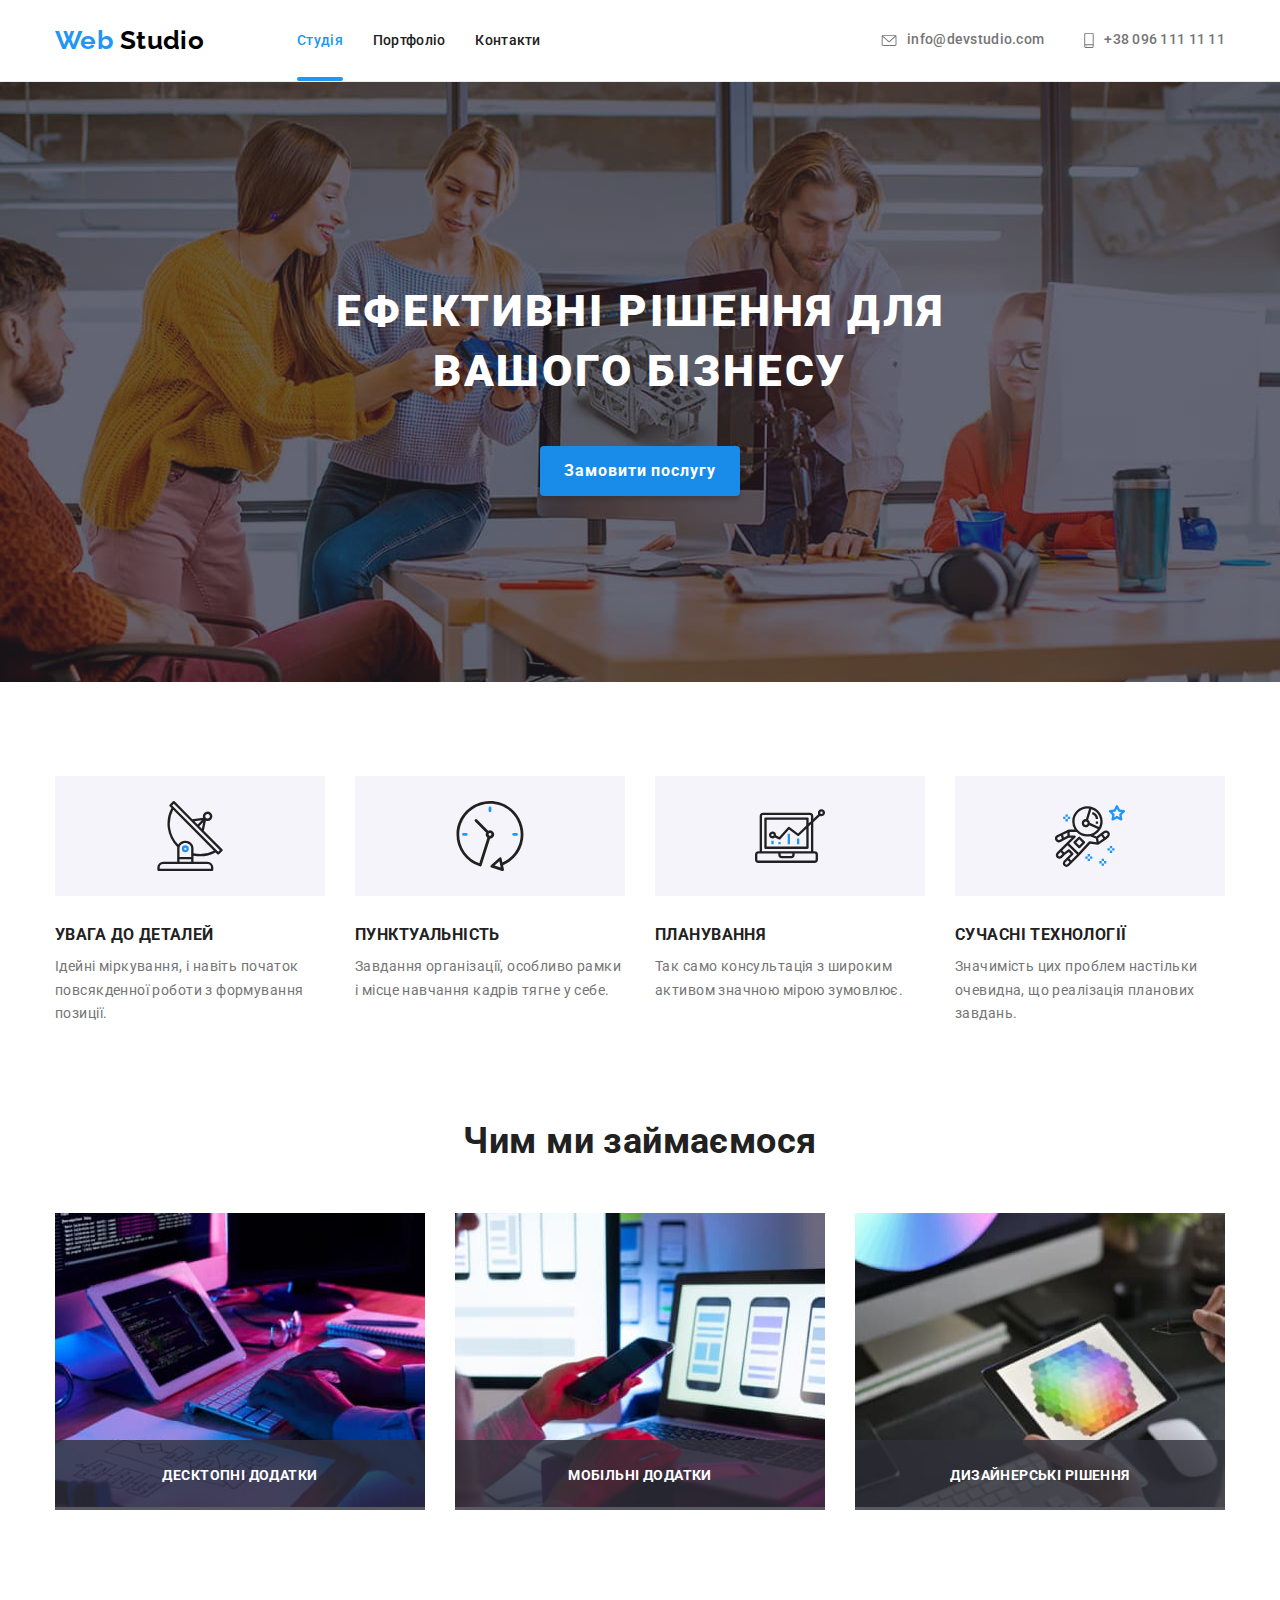
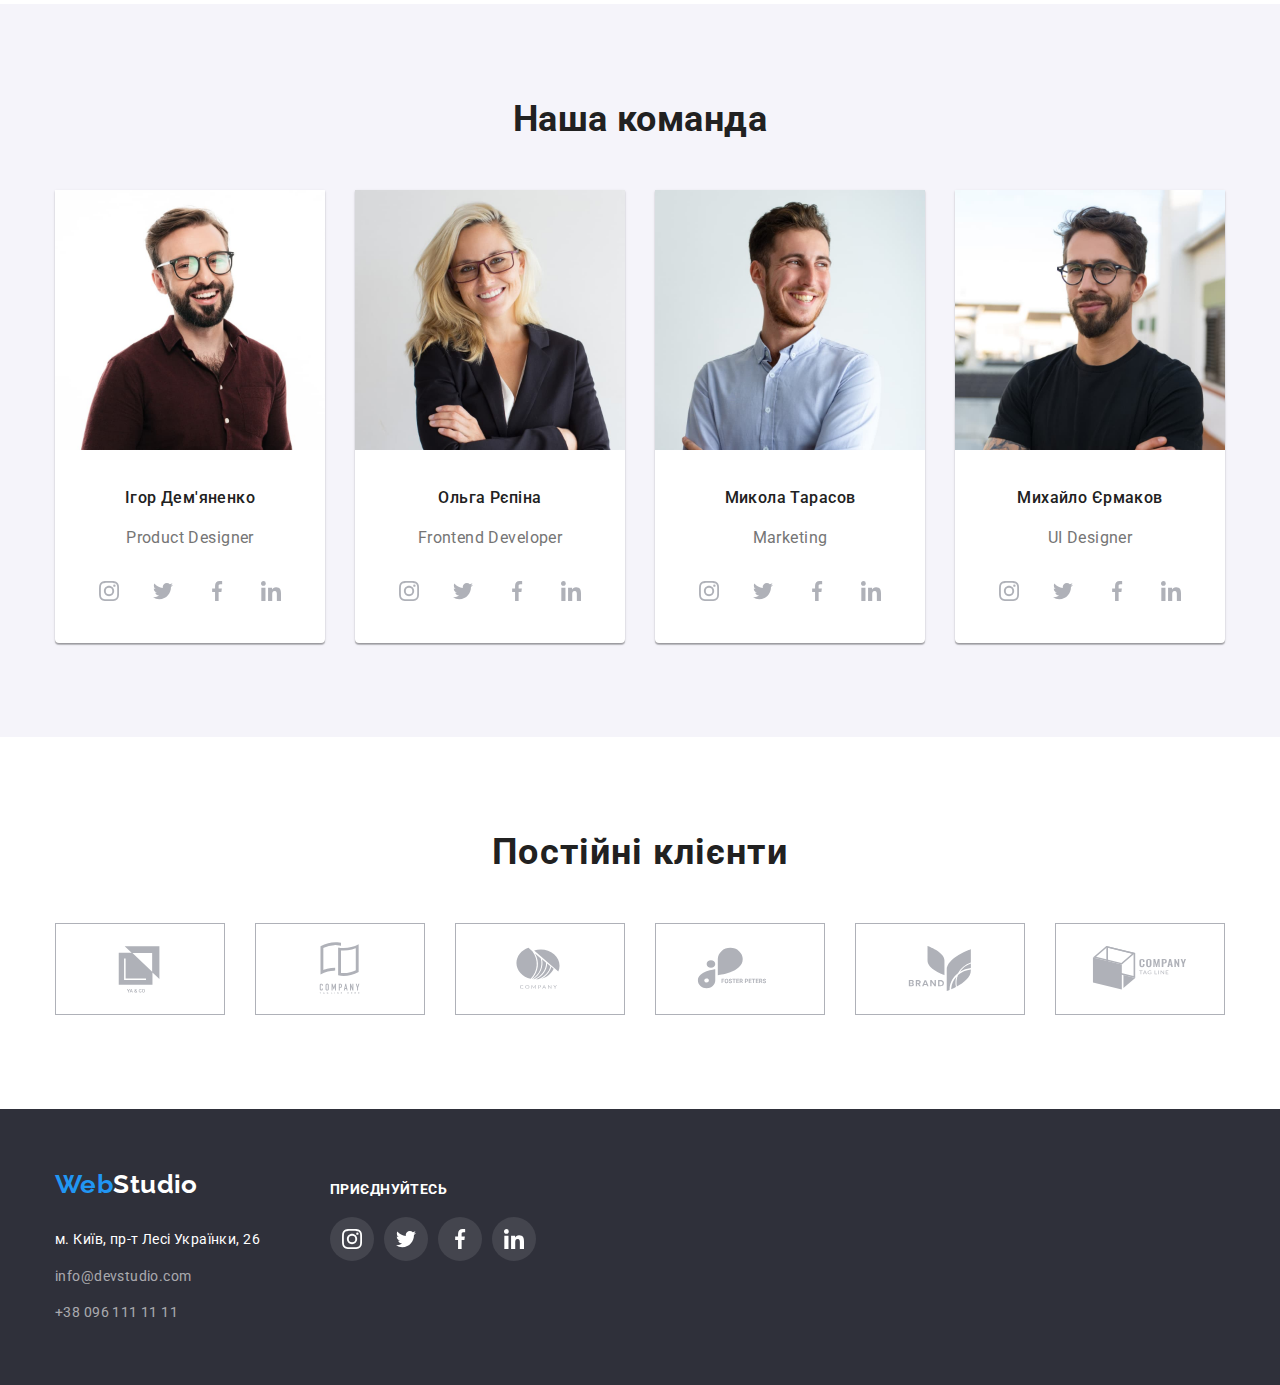
<file: index.html>
<!DOCTYPE html>
<html lang="en">
<head>
    <meta charset="UTF-8">
    <meta http-equiv="X-UA-Compatible" content="IE=edge">
    <meta name="viewport" content="width=device-width, initial-scale=1.0">
    <title>HW-05</title>
    <link rel="preconnect" href="https://fonts.googleapis.com">
    <link rel="preconnect" href="https://fonts.gstatic.com" crossorigin>
    <link
        href="https://fonts.googleapis.com/css2?family=Montserrat:wght@400;700&family=Raleway:wght@700&family=Roboto:wght@400;500;700;900&display=swap"
        rel="stylesheet">

    <link rel="stylesheet" href="https://cdnjs.cloudflare.com/ajax/libs/modern-normalize/1.1.0/modern-normalize.css"
        integrity="sha512-Y0MM+V6ymRKN2zStTqzQ227DWhhp4Mzdo6gnlRnuaNCbc+YN/ZH0sBCLTM4M0oSy9c9VKiCvd4Jk44aCLrNS5Q=="
        crossorigin="anonymous" referrerpolicy="no-referrer" >

    <link rel="stylesheet" href="./css/styles.css">
</head>
<body>
    <header class="header">
        <div class="nav-li conteiner">
       
            <a href="./index.html" class=" header-logo link"><span class="span-logo">Web </span> Studio</a>

            <nav class="nav">
                <ul class="header-list list">
                    <li class="header-li"><a href="./index.html" class="header-list-item link"> <span class="active-link">
                                Студія </span> </a></li>
                    <li class="header-li"><a href="./portfolio.html" class="header-list-item link">Портфоліо</a></li>
                    <li class="header-li"><a href="./index.html" class="header-list-item link">Контакти</a></li>
                </ul>
            </nav>
            
                <ul class="header-contact list">
                    <!-- <svg width="16" height="12" class="header-link-icon">
                        <use href="./images/icon.svg#icon-envelope-hover"></use>
                    </svg> -->
                    <li class="header-contact-li"> <a href="email:info@devstudio.com"
                            class=" header-contact-list  link"> 
                             <svg width="16" height="12" class="header-link-icon">
                        <use href="./images/icon.svg#icon-envelope-hover"></use>
                    </svg> 
                     info@devstudio.com </a></li>
                    
                    <li class="header-contact-li"><a href="tel:+380961111111" class="header-contact-list link"><svg width="10" height="16" class="header-link-icon">
                        <use href="./images/icon.svg#icon-smartphone"></use>
                    </svg>+38 096
                            111 11 11</a></li>
                </ul>
            
    
        </div>
    </header>
<main>
     <section class="hero">
        <div class="hero-back container">
            <h1 class="hero-title">Ефективні рішення для вашого бізнесу</h1>
            <button type="button" class="hero-btn" data-modal-open >Замовити послугу</button>
        </div>
    </section>
    <section class="feature">

        <div class="conteiner">
            <h2 class="feature-title-hidden">Особливості</h2>
            <ul class="feature-block list">
                <li class="feature-block-item">
                    <div class="future-link">
                        <svg width="70" height="70" class="future-link-icon">
                            <use href="./images/icon.svg#icon-antenna-1"></use>
                        </svg>
                    </div>
                    <h3 class="feature-title-item">УВАГА ДО ДЕТАЛЕЙ</h3>
                    <p class="feature-text-item">Ідейні міркування, і навіть початок повсякденної роботи з формування
                        позиції.</p>
                </li>
                <li class="feature-block-item">
                    <div class="future-link">
                        <svg width="70" height="70" class="future-link-icon">
                            <use href="./images/icon.svg#icon-clock-1"></use>
                        </svg>
                    </div>
                    <h3 class="feature-title-item">ПУНКТУАЛЬНІСТЬ</h3>
                    <p class="feature-text-item">Завдання організації, особливо рамки і місце навчання кадрів тягне у себе.
                    </p>
                </li>
                <li class="feature-block-item">
                    <div class="future-link">
                        <svg width="70" height="70" class="future-link-icon">
                            <use href="./images/icon.svg#icon-diagram-1"></use>
                        </svg>
                    </div>
                    <h3 class="feature-title-item">ПЛАНУВАННЯ</h3>
                    <p class="feature-text-item">Так само консультація з широким активом значною мірою зумовлює.</p>
                </li>
                <li class="feature-block-item">
                    <div class="future-link">
                        <svg width="70" height="70" class="future-link-icon">
                            <use href="./images/icon.svg#icon-astronaut-1"></use>
                        </svg>
                    </div>
                    <h3 class="feature-title-item">СУЧАСНІ ТЕХНОЛОГІЇ</h3>
                    <p class="feature-text-item">Значимість цих проблем настільки очевидна, що реалізація планових завдань.
                    </p>
                </li>
            </ul>
        </div>


    </section>
    <section class="job">
    <div class="conteiner">
        <!-- <div class="job-h"> -->
        <h2 class="job-title">Чим ми займаємося</h2>
        <!-- </div> -->
        <!-- <div class="job-block"> -->
        <ul class="job-block list">
             <li class="job-item">
                <img src="./images/devbox1.jpg" alt="job1" width="370">
                <p class="job-item-detale">Десктопні додатки</p>

            </li>
            <li class="job-item"><img src="./images/devbox2.jpg" alt="job2" width="370">  <p class="job-item-detale">Мобільні додатки</p></li>
            <li class="job-item"><img src="./images/devbox3.jpg" alt="job3" width="370">  <p class="job-item-detale">Дизайнерські рішення</p></li>
        </ul>
       <!-- </div> -->
    </div>
    </section>
    <section class="team">
    
        <h2 class="team-title">Наша команда</h2>
        <div class="conteiner">
            <ul class="team-list list">
                <li class="team-item">
                    <img src="./images/prodact_dir.jpg" alt="Product Designer" width="270">
                    <h3 class="team-fio">Ігор Дем'яненко</h3>
                    <p class="team-text">Product Designer</p>
                    <div class="team-social">
                       
                        <ul class="social-list list">
                            <li class="social-icon"><a href="#" class="team-social-link"> <svg width="20" height="20" class="social-link-icon">
                                        <use href="./images/icon.svg#icon-instagram-2"></use>
                                    </svg>
                    
                                </a></li>
                            <li class="social-icon"><a href="#" class="team-social-link"><svg width="20" height="20" class="social-link-icon">
                                        <use href="./images/icon.svg#icon-twitter-1"></use>
                                    </svg></a></li>
                            <li class="social-icon"><a href="#" class="team-social-link"><svg width="20" height="20" class="social-link-icon">
                                        <use href="./images/icon.svg#icon-facebook-1"></use>
                                    </svg></a></li>
                            <li class="social-icon"><a href="#" class="team-social-link"><svg width="20" height="20" class="social-link-icon">
                                        <use href="./images/icon.svg#icon-linkedin-1"></use>
                                    </svg></a></li>
                        </ul>
                    </div>
                </li>
                <li class="team-item">
                    <img src="./images/frontend.jpg" alt="Frontend Developer" width="270">
                    <h3 class="team-fio">Ольга Рєпіна</h3>
                    <p class="team-text">Frontend Developer</p>
                    <div class="team-social">
                       
                        <ul class="social-list list">
                            <li class="social-icon"><a href="#" class="team-social-link"> <svg width="20" height="20" class="social-link-icon">
                                        <use href="./images/icon.svg#icon-instagram-2"></use>
                                    </svg>
                    
                                </a></li>
                            <li class="social-icon"><a href="#" class="team-social-link"><svg width="20" height="20" class="social-link-icon">
                                        <use href="./images/icon.svg#icon-twitter-1"></use>
                                    </svg></a></li>
                            <li class="social-icon"><a href="#" class="team-social-link"><svg width="20" height="20" class="social-link-icon">
                                        <use href="./images/icon.svg#icon-facebook-1"></use>
                                    </svg></a></li>
                            <li class="social-icon"><a href="#" class="team-social-link"><svg width="20" height="20" class="social-link-icon">
                                        <use href="./images/icon.svg#icon-linkedin-1"></use>
                                    </svg></a></li>
                        </ul>
                    </div>
                </li>
                <li class="team-item">
                    <img src="./images/marketing.jpg" alt="Marketing" width="270">
                    <h3 class="team-fio">Микола Тарасов</h3>
                    <p class="team-text">Marketing</p>
                    <div class="team-social">
                       
                        <ul class="social-list list">
                            <li class="social-icon"><a href="#" class="team-social-link"> <svg width="20" height="20" class="social-link-icon">
                                        <use href="./images/icon.svg#icon-instagram-2"></use>
                                    </svg>
                    
                                </a></li>
                            <li class="social-icon"><a href="#" class="team-social-link"><svg width="20" height="20" class="social-link-icon">
                                        <use href="./images/icon.svg#icon-twitter-1"></use>
                                    </svg></a></li>
                            <li class="social-icon"><a href="#" class="team-social-link"><svg width="20" height="20" class="social-link-icon">
                                        <use href="./images/icon.svg#icon-facebook-1"></use>
                                    </svg></a></li>
                            <li class="social-icon"><a href="#" class="team-social-link"><svg width="20" height="20" class="social-link-icon">
                                        <use href="./images/icon.svg#icon-linkedin-1"></use>
                                    </svg></a></li>
                        </ul>
                    </div>
                </li>
                <li class="team-item">
                    <img src="./images/designer.jpg" alt="UI Designer" width="270">
                    <h3 class="team-fio">Михайло Єрмаков</h3>
                    <p class="team-text">UI Designer</p>

                    <div class="team-social">
                       
                        <ul class="social-list list">
                            <li class="social-icon"><a href="#" class="team-social-link"> <svg width="20" height="20" class="social-link-icon">
                                        <use href="./images/icon.svg#icon-instagram-2"></use>
                                    </svg>
                    
                                </a></li>
                            <li class="social-icon"><a href="#" class="team-social-link"><svg width="20" height="20" class="social-link-icon">
                                        <use href="./images/icon.svg#icon-twitter-1"></use>
                                    </svg></a></li>
                            <li class="social-icon"><a href="#" class="team-social-link"><svg width="20" height="20" class="social-link-icon">
                                        <use href="./images/icon.svg#icon-facebook-1"></use>
                                    </svg></a></li>
                            <li class="social-icon"><a href="#" class="team-social-link"><svg width="20" height="20" class="social-link-icon">
                                        <use href="./images/icon.svg#icon-linkedin-1"></use>
                                    </svg></a></li>
                        </ul>
                    </div>
                <!-- </div> -->
               </li>
            </ul>
        </div>
    </section>
    <section class="client-s ">
        <h3 class="client-title">Постійні клієнти</h3>
        <div class="conteiner">
              
            <ul class="client">
                <li class="item list"><a href="#" class="client-link"> <svg width="106" height="60" class="client-link-icon">
                    <use href="./images/icon.svg#icon-Logo1"></use>
                </svg></a></li>
                <li class="item list"><a href="#" class="client-link"><svg width="106" height="60" class="client-link-icon">
                    <use href="./images/icon.svg#icon-Logo2"></use>
                </svg></a></li>
                <li class="item list"><a href="#" class="client-link"><svg width="106" height="60" class="client-link-icon">
                    <use href="./images/icon.svg#icon-Logo3"></use>
                </svg></a></li>
                <li class="item list"><a href="#" class="client-link"><svg width="106" height="60" class="client-link-icon">
                    <use href="./images/icon.svg#icon-Logo4"></use>
                </svg></a></li>
                <li class="item list"><a href="#" class="client-link"><svg width="106" height="60" class="client-link-icon">
                    <use href="./images/icon.svg#icon-Logo5"></use>
                </svg></a></li>
                <li class="item list"><a href="#" class="client-link"><svg width="106" height="60" class="client-link-icon">
                    <use href="./images/icon.svg#icon-Logo6"></use>
                </svg></a></li>
            </ul>  
       </div>
    </section>
</main>
<footer class="footer list">
    
        <div class="footer-s conteiner">
        
            <div >
                <a href="./index.html" class=" footer-logo link"><span class="span-logo">Web</span>Studio</a>
        
                <ul class="footer-list list">
                    <li class="footer-li">
                        <address class="footer-adress">
                            м. Київ, пр-т Лесі Українки, 26
                        </address>
                    </li>
        
                    <li class="footer-li"><a href="email:info@devstudio.com" class="footer-contact link">info@devstudio.com</a>
                    </li>
                    <li class="footer-li"><a href="tel:+380961111111" class="footer-contact link">+38 096 111 11 11</a></li>
                </ul>
        
            </div>
        
            <div class="social">
                <p>Приєднуйтесь</p>
                <ul class="social-list list">
                    <li class="social-icon"><a href="#" class="social-link"> <svg width="20" height="20" class="social-link-icon">
                                <use href="./images/icon.svg#icon-instagram-2"></use>
                            </svg>
            
                        </a></li>
                    <li class="social-icon"><a href="#" class="social-link"><svg width="20" height="20" class="social-link-icon">
                                <use href="./images/icon.svg#icon-twitter-1"></use>
                            </svg></a></li>
                    <li class="social-icon"><a href="#" class="social-link"><svg width="20" height="20" class="social-link-icon">
                                <use href="./images/icon.svg#icon-facebook-1"></use>
                            </svg></a></li>
                    <li class="social-icon"><a href="#" class="social-link"><svg width="20" height="20" class="social-link-icon">
                                <use href="./images/icon.svg#icon-linkedin-1"></use>
                            </svg></a></li>
                </ul>
            </div>
        </div>
    
</footer>

<div class="backdrop is-hidden" data-modal >
    <div class="modal">
        <button class="btn-close" data-modal-close> <svg width="18" height="18" class="btn-close-icon">
            <use href="./images/icon.svg#icon-close-black-18dp-2-1"></use>
        </svg> </button>
    </div>
</div>
<script src="./js/modal.js"></script>
</body>
</html>
</file>
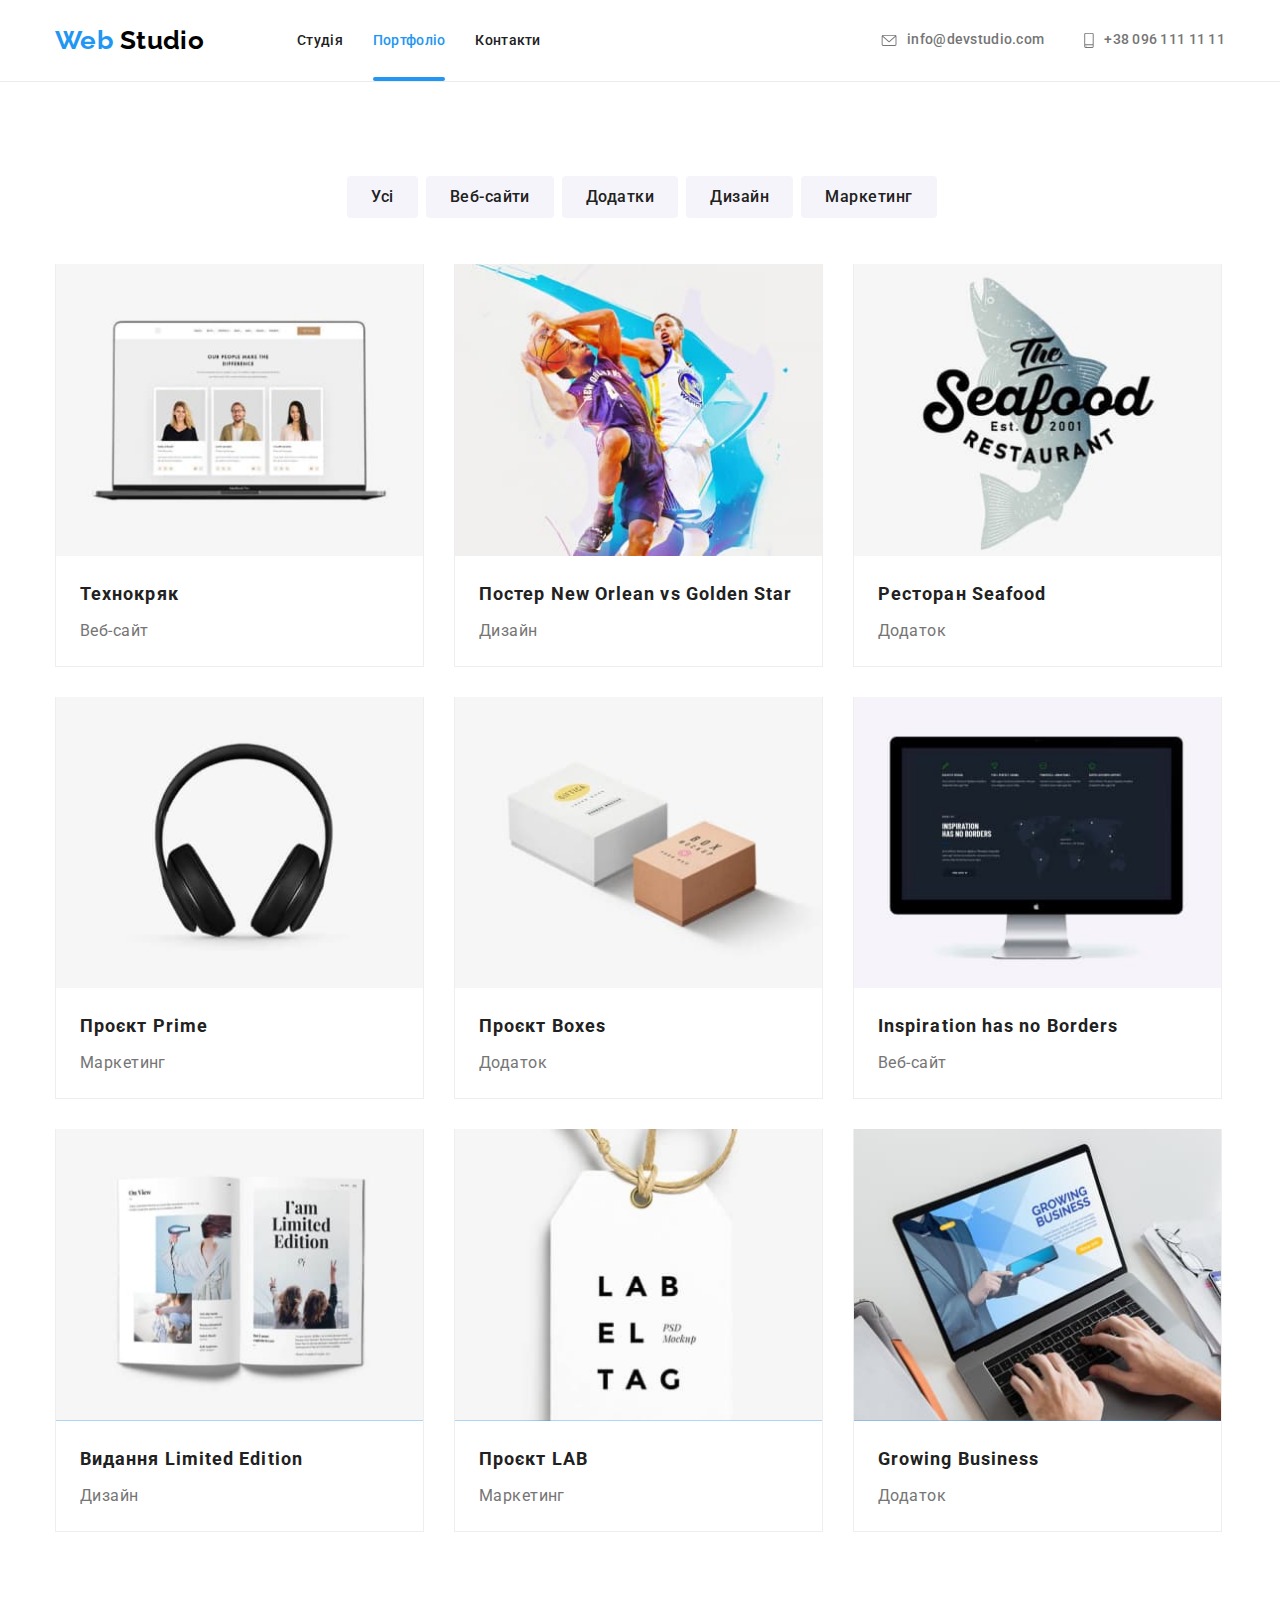
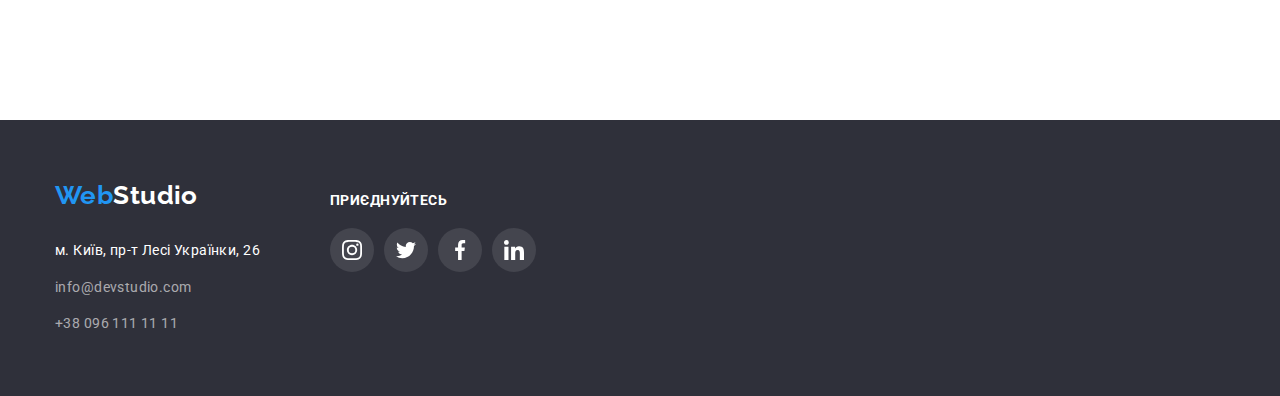
<file: portfolio.html>
<!DOCTYPE html>
<html lang="en">
  <head>
    <meta charset="UTF-8">
    <meta http-equiv="X-UA-Compatible" content="IE=edge">
    <meta name="viewport" content="width=device-width, initial-scale=1.0">
    <title>HW-05</title>
    <link rel="preconnect" href="https://fonts.googleapis.com">
    <link rel="preconnect" href="https://fonts.gstatic.com" crossorigin>
    <link
        href="https://fonts.googleapis.com/css2?family=Montserrat:wght@400;700&family=Raleway:wght@700&family=Roboto:wght@400;500;700;900&display=swap"
        rel="stylesheet">

    <link rel="stylesheet" href="https://cdnjs.cloudflare.com/ajax/libs/modern-normalize/1.1.0/modern-normalize.css"
        integrity="sha512-Y0MM+V6ymRKN2zStTqzQ227DWhhp4Mzdo6gnlRnuaNCbc+YN/ZH0sBCLTM4M0oSy9c9VKiCvd4Jk44aCLrNS5Q=="
        crossorigin="anonymous" referrerpolicy="no-referrer" >

    <link rel="stylesheet" href="./css/styles.css">
</head>
  <body>
    <header class="header">
      <div class="nav-li conteiner">
     
          <a href="./index.html" class=" header-logo link"><span class="span-logo">Web </span> Studio</a>

          <nav class="nav">
              <ul class="header-list list">
                  <li class="header-li"><a href="./index.html" class="header-list-item link"> 
                              Студія  </a>
                  <li class="header-li"><a href="./portfolio.html" class="header-list-item link"><span class="active-link">Портфоліо</span></a></li>
                  <li class="header-li"><a href="./index.html" class="header-list-item link">Контакти</a></li>
              </ul>
          </nav>
          
              <ul class="header-contact list">
  
                  <li class="header-contact-li"> <a href="email:info@devstudio.com"
                          class=" header-contact-list  link"> 
                           <svg width="16" height="12" class="header-link-icon">
                      <use href="./images/icon.svg#icon-envelope-hover"></use>
                  </svg> 
                   info@devstudio.com </a></li>
                  
                  <li class="header-contact-li"><a href="tel:+380961111111" class="header-contact-list link"><svg width="10" height="16" class="header-link-icon">
                      <use href="./images/icon.svg#icon-smartphone"></use>
                  </svg>+38 096
                          111 11 11</a></li>
              </ul>
          
  
      </div>
  </header>
    <main>
      <section class="portfolio">
        <h2 class="feature-title-hidden">portfolio</h2>
    
        <section class="portfolio-filter">
          <div class="filter">
            <h3 class="feature-title-hidden">portfolio</h3>
            <ul class="portfolio-btn list">
              <li class="portfolio-menu-li">
                <button type="button" class="menu-btn">Усі</button>
              </li>
              <li class="portfolio-menu-li">
                <button type="button" class="menu-btn">Веб-сайти</button>
              </li>
              <li class="portfolio-menu-li">
                <button type="button" class="menu-btn">Додатки</button>
              </li>
              <li class="portfolio-menu-li">
                <button type="button" class="menu-btn">Дизайн</button>
              </li>
              <li class="portfolio-menu-li">
                <button type="button" class="menu-btn">Маркетинг</button>
              </li>
            </ul>
          </div>
        </section>
    
        <section class="portfolio-block">
          <div class="conteiner">
            <ul class="portfolio-block list">
              <li class="portfolio-block-li">
            
                <div class="portfolio-img-tumb">
            
                  <img src="./images/techno(1).jpg" alt="techno" width="367" >
                  <div class="portfolio-text-img">
                    <p>Ресурс пропонує комплексні пропозиції з різним рівнем функціоналу та сервісів. Все це дозволить відвідувачу
                      отримати вичерпні відомості про компанію чи приватну особу.</p>
                  </div>
                </div>
                <h3 class="portfolio-item-project">Технокряк</h3>
                <p class="portfolio-item-filter">Веб-сайт</p>
              </li>
            
              <li class="portfolio-block-li">
                <div class="portfolio-img-tumb">
            
            
                  <img src="./images/goldenstar(1).jpg" alt="Star" width="367" >
                  <div class="portfolio-text-img">
                    <p>Ресурс пропонує комплексні пропозиції з різним рівнем функціоналу та сервісів. Все це дозволить відвідувачу
                      отримати вичерпні відомості про компанію чи приватну особу.</p>
                  </div>
                </div>
                <h3 class="portfolio-item-project">
                  Постер New Orlean vs Golden Star
                </h3>
                <p class="portfolio-item-filter">Дизайн</p>
              </li>
              <li class="portfolio-block-li">
                <div class="portfolio-img-tumb">
            
                  <img src="./images/seafood(1).jpg" alt="Seafood" width="367" >
                  <div class="portfolio-text-img">
                    <p>Ресурс пропонує комплексні пропозиції з різним рівнем функціоналу та сервісів. Все це дозволить відвідувачу
                      отримати вичерпні відомості про компанію чи приватну особу.</p>
                  </div>
                </div>
                <h3 class="portfolio-item-project">Ресторан Seafood</h3>
                <p class="portfolio-item-filter">Додаток</p>
              </li>
              <li class="portfolio-block-li">
                <div class="portfolio-img-tumb">
            
                  <img src="./images/prime(1).jpg" alt="Prime" width="367" >
                  <div class="portfolio-text-img">
                    <p>Ресурс пропонує комплексні пропозиції з різним рівнем функціоналу та сервісів. Все це дозволить відвідувачу
                      отримати вичерпні відомості про компанію чи приватну особу.</p>
                  </div>
                </div>
                <h3 class="portfolio-item-project">Проєкт Prime</h3>
                <p class="portfolio-item-filter">Маркетинг</p>
              </li>
              <li class="portfolio-block-li">
                <div class="portfolio-img-tumb">
            
                  <img src="./images/boxes(1).jpg" alt="Boxes" width="367" >
                  <div class="portfolio-text-img">
                    <p>Ресурс пропонує комплексні пропозиції з різним рівнем функціоналу та сервісів. Все це дозволить відвідувачу
                      отримати вичерпні відомості про компанію чи приватну особу.</p>
                  </div>
                </div>
                <h3 class="portfolio-item-project">Проєкт Boxes</h3>
                <p class="portfolio-item-filter">Додаток</p>
              </li>
              <li class="portfolio-block-li">
                <div class="portfolio-img-tumb">
            
                  <img src="./images/noborders(1).jpg" alt="Inspiration" width="367" >
                  <div class="portfolio-text-img">
                    <p>Ресурс пропонує комплексні пропозиції з різним рівнем функціоналу та сервісів. Все це дозволить відвідувачу
                      отримати вичерпні відомості про компанію чи приватну особу.</p>
                  </div>
                </div>
                <h3 class="portfolio-item-project">
                  Inspiration has no Borders
                </h3>
                <p class="portfolio-item-filter">Веб-сайт</p>
              </li>
              <li class="portfolio-block-li">
                <div class="portfolio-img-tumb">
            
                  <img src="./images/edition(1).jpg" alt="Edition" width="367" >
                  <div class="portfolio-text-img">
                    <p>Ресурс пропонує комплексні пропозиції з різним рівнем функціоналу та сервісів. Все це дозволить відвідувачу
                      отримати вичерпні відомості про компанію чи приватну особу.</p>
                  </div>
                </div>
                <h3 class="portfolio-item-project">Видання Limited Edition</h3>
                <p class="portfolio-item-filter">Дизайн</p>
              </li>
              <li class="portfolio-block-li">
                <div class="portfolio-img-tumb">
            
                  <img src="./images/lab(1).jpg" alt="LAB" width="367" >
                  <div class="portfolio-text-img">
                    <p>Ресурс пропонує комплексні пропозиції з різним рівнем функціоналу та сервісів. Все це дозволить відвідувачу
                      отримати вичерпні відомості про компанію чи приватну особу.</p>
                  </div>
                </div>
                <h3 class="portfolio-item-project">Проєкт LAB</h3>
                <p class="portfolio-item-filter">Маркетинг</p>
              </li>
              <li class="portfolio-block-li">
                <div class="portfolio-img-tumb">
          
                  <img src="./images/growing(1).jpg" alt="Business" width="367" >
                  <div class="portfolio-text-img">
                    <p>Ресурс пропонує комплексні пропозиції з різним рівнем функціоналу та сервісів. Все це дозволить відвідувачу
                      отримати вичерпні відомості про компанію чи приватну особу.</p>
                  </div>
                </div>
                <h3 class="portfolio-item-project">Growing Business</h3>
                <p class="portfolio-item-filter">Додаток</p>
              </li>
            </ul>
          </div>
        </section>
        <!-- </div> -->
      </section>
    </main>
    <footer class="footer list">
    
      <div class="footer-s conteiner">
      
          <div >
              <a href="./index.html" class=" footer-logo link"><span class="span-logo">Web</span>Studio</a>
      
              <ul class="footer-list list">
                  <li class="footer-li">
                      <address class="footer-adress">
                          м. Київ, пр-т Лесі Українки, 26
                      </address>
                  </li>
      
                  <li class="footer-li"><a href="email:info@devstudio.com" class="footer-contact link">info@devstudio.com</a>
                  </li>
                  <li class="footer-li"><a href="tel:+380961111111" class="footer-contact link">+38 096 111 11 11</a></li>
              </ul>
      
          </div>
      
          <div class="social">
              <p>Приєднуйтесь</p>
              <ul class="social-list list">
                  <li class="social-icon"><a href="#" class="social-link"> <svg width="20" height="20" class="social-link-icon">
                              <use href="./images/icon.svg#icon-instagram-2"></use>
                          </svg>
          
                      </a></li>
                  <li class="social-icon"><a href="#" class="social-link"><svg width="20" height="20" class="social-link-icon">
                              <use href="./images/icon.svg#icon-twitter-1"></use>
                          </svg></a></li>
                  <li class="social-icon"><a href="#" class="social-link"><svg width="20" height="20" class="social-link-icon">
                              <use href="./images/icon.svg#icon-facebook-1"></use>
                          </svg></a></li>
                  <li class="social-icon"><a href="#" class="social-link"><svg width="20" height="20" class="social-link-icon">
                              <use href="./images/icon.svg#icon-linkedin-1"></use>
                          </svg></a></li>
              </ul>
          </div>
      </div>
  
</footer>

  </body>
</html>
</file>
<file: css/styles.css>
:root{
   --color-accent: #2196F3;
   --color-primary:#212121;
   --color-secondary:#757575;
   --background-secondary:#2F303A;
   --color-secondary-accent:#FFFFFF;
   --cubic:cubic-bezier(0.4, 0, 0.2, 1);
   --sec:250ms;
}
body{
   font-family: 'Roboto', sans-serif;
   font-size: 14px;
   letter-spacing: 0.03em;
}
p, h1, h2, h3,  ul, li{
  margin:0;
  padding:0;
}
.conteiner{
  margin: 0 auto;
  
  width: 1200px;
  padding-left: 15px;
  padding-right: 15px;
  /* outline: 3px solid red;  */
  
}
.link{
    text-decoration: none;
}
.list{
    list-style: none;
}
.header{
  display:flex;
  /* flex-direction: row; */
  /* padding-top: 80px; */
  border-bottom: 1px solid #ECECEC;
}
.header-logo{  
  display: block;

font-family: 'Raleway';
padding-top: 24px;
padding-bottom: 25px;
font-weight: 700;
font-size: 26px;
line-height: 1.19;
color: #000000;
margin-right: 93px;

}
.span-logo{
    color: #2196F3;
}

.header-list{
  display: flex;

}
.nav-li{
  display: flex;
  margin-left: auto;
 align-items: center;
}

.header-list-item{
font-weight: 500;
line-height: 1.14; 
letter-spacing: 0.02em;
color: var(--color-primary);
transition: color var(--sec) var(--cubic);
}

.header-list-item:focus, .header-list-item:hover{
    color: var(--color-accent);
} 
.header-li{
  position: relative;
  /* color: var(--color-primary); */
   margin-right: 30px;
   padding-top: 32px;
padding-bottom: 32px;
/* transition: color, 800ms, cubic-bezier(0.075, 0.82, 0.165, 1); */
}
/* .header-li:focus, .header-li:hover {
  color: red;
} */
.header-li:nth-child(3){
   margin-right: 0;
}
.header-contact-li{
  margin-right: 30px;
}
.header-contact-li:nth-last-child(1){
  margin-right: 0;
}
.nav{
  /* display: inline-block; */
  display: flex;
 align-items: center;
 /* padding: 25px; */
 margin: 0;

}
.header-contact{
  display:flex;
 margin-left: auto;
 align-items: center;
 align-content: center;


}
.header-contact-list {
  display: flex;
 font-weight: 500;
line-height: 1.14;
letter-spacing: 0.02em;
align-items: center;
/* align-content: center; */
/* padding-top: 32px;
padding-bottom: 32px; */
/* align-content: center; */
fill: var(--color-secondary);
color: var(--color-secondary);
transition: color var(--sec) var(--cubic), fill var(--sec) var(--cubic);
}
.header-contac-list:focus, .header-contact-list:hover{
   color: var(--color-accent); 
   fill: #2196F3;
}
.active-link{
  color: var(--color-accent);
}
.active-link::before {
    display: block;
  content: "";
  color: var(--color-accent);

  position: absolute;
  height: 4px;
  width: 100%;
  background: #2196F3;
  border-radius: 2px;
bottom: 0;
left: 0;

}
.header-link-icon{
 margin-right: 10px;
} 

.header-contact-li{
  /* outline: 1px red solid; */
  display: :flex;
  margin-left: 10px;
  /* text-align: center; */
  /* align-content: flex-end;
 
  align-items: center; */
}
.hero{

  font-weight: 900;
font-size: 44px;
line-height: 1.36;
text-align: center;
letter-spacing: 0.06em;
text-transform: uppercase;

background-color: #C4C4C4; 
  color: var(--color-secondary-accent) ;
  /* background-color:var(--background-secondary); */
  height: 600px;
  max-width:1600px;
  margin-left: auto;
  margin-right: auto;
  background-image:linear-gradient(
 
    rgba(47, 48, 58, 0.4), #2F303A66 ), url(../images/HeroIPG\(1\).jpg);

  background-position: center;
  background-repeat: no-repeat;
  background-size: cover;
  #2F303A66


  /* margin-bottom: 94px; */
}
.hero-back{
  padding-top: 200px;
  padding-bottom: 200px;

}
.hero-title{
display: block; 
width: 696px;
margin-left: auto;
margin-right: auto;
padding: 0px;


font-weight: 900;
font-size: 44px;
line-height: 1.36;
letter-spacing: 0.06em;
text-transform: uppercase;
margin-bottom: 30px;
}
.hero-btn{
    font-weight: 700;
font-size: 16px;
line-height: 1.88;
letter-spacing: 0.06em;
color: var(--color-secondary-accent);
   background: #188CE8;
box-shadow: 0px 4px 4px rgba(0, 0, 0, 0.15);
border-radius: 4px; border-color: transparent; 
width: 200px;
height: 50px;
margin-left: auto;
margin-right: auto;
}
/* .feature-cont{
  display: flex;

} */
.feature{
 align-items: center;
 /* outline: 2px solid red; */
padding-bottom: 94px;
padding-top: 94px;
}
.feature-block-item{
flex-basis: calc(( 100% - 30 * 3 )  /4 );
 margin-right: 30px;

}
.feature-block-item:last-child{
   margin-right: 0;
}
.future-link{
  display: flex;
  width: 100%;
/* outline: 2px red solid; */
background-color:#F5F4FA;
margin-bottom: 30px;
padding: 25px 100px;
justify-items: center;
align-content: center;
}

/* .feature-block-item::before{
  display:block;
content:"ghfjjhgfjfhf";
height:120px;
margin-bottom: 30px;
padding: 25px 10px;
background-color:#F5F4FA;

background-size: contain;
background-repeat: no-repeat;
background-position: center;
background-image: url("../images/icon.svg#icon-antenna-1"); 


/* background-image: url(../images/techno\(1\).jpg); */
}
.feature-block-item:nth-child(2)::before{

background-image: url(../images/icon.svg#icon-antenna-1);  */

}
.feature-block{
  display: flex;

}
.feature-title-hidden{
  opacity: 0;  
  font-size: 0
}
.feature-title-item{
     /* width:calc(100%/5-30px);  */
    font-weight: 700;
line-height: 1.14;
text-transform: uppercase;
margin-bottom: 10px;

color: var(--color-primary)
}
.feature-text-item{
 
/* height: 400px; */
line-height: 1.71;
color: var(--color-secondary)
}
.job{
 padding-bottom: 94px;
}
/* .job-h{
  /* flex-direction: ;
  justify-items: center; 
   ne: 2px solid blue;
} */
.job-item{
  position: relative;
flex-basis: calc(( 100% - 30px * 2 ) / 3 );
margin-right: 30px;
/* outline: 2px solid red; */
}
.job-item-detale{
  display:block;
  position: absolute;
bottom: 0;
  left: 0;
width:100%;

padding-top:  27px;
padding-bottom:  27px;
padding-left: auto;
padding-right: auto;
/* padding: 27px auto; */
font-weight: 700;
font-size: 14px;
line-height: calc(16 / 14);
text-align: center;
letter-spacing: 0.03em;
text-transform: uppercase;

color: #FFFFFF;

  /* outline: 2px solid red; */
 background-color:  rgba(47, 48, 58, 0.8);

}
.job-item:last-child{
  margin-right: 0;
}
.job-block{
  display: flex;
 }
.job-title{
 /* display:inline-block; */
   font-weight: 700;
font-size: 36px;
line-height: 1.17;
color: var(--color-primary);
margin-bottom: 50px;

  text-align: center;
  /* justify-items: center;
  justify-content: center;
  margin-left:  auto; 
  margin-right: auto; */
}

.team{
    background-color:#F5F4FA ;
      padding-bottom: 94px; 
       padding-top: 94px;
}
.team-list{
display: flex;
}
.team-title{

    text-align: center;
font-weight: 700;
font-size: 36px;
line-height: 1.17;
color: var(--color-primary);
margin-bottom: 50px;
}
.team-item{
  flex-basis: calc((100%-4*30px)/4);
  margin-right: 30px;
  background: #FFFFFF;
  /* outline: 2px solid red; */

/* material shadow v1 */
box-shadow: 0px 1px 3px rgba(0, 0, 0, 0.12), 0px 1px 1px rgba(0, 0, 0, 0.14), 0px 2px 1px rgba(0, 0, 0, 0.2);
border-radius: 0px 0px 4px 4px;


}
.team-item:last-child{

   margin-right:0; 
}
.team-fio{
  font-weight: 500;
font-size: 16px;
line-height: 1.88;
color: var(--color-primary);
 text-align: center;
 margin-bottom: 10px;
 margin-top: 30px;
 
}
.team-text{
font-size: 16px;
line-height: 1.88;
color: var(--color-secondary);
 text-align: center;
 margin-bottom: 16px;
}
.team-social{
  width: 100%;
  margin-bottom: 30px;
}
.team-social-link{
  display: flex;
  justify-content: center;
  align-items: center;
  background: #FFFFFF;
  width: 100%;
  height: 100%;
  border-radius: 50%;
  fill: #AFB1B8; 
  transition: fill var(--sec) var(--cubic), background-color var(--sec) var(--cubic), drop-shadow var(--sec) var(--cubic);

}
.team-social-link:hover, .team-social-link:focus {
  drop-shadow(0px 4px 4px rgba(0, 0, 0, 0.25));
  background-color: #2196F3;
  fill: #FFFFFF; 
}
.client-s{
  padding-top: 94px;
  padding-bottom: 94px;
}

.client-title{
  text-align: center;
  font-weight: 700;
font-size: 36px;
line-height: 42px;
text-align: center;
letter-spacing: 0.03em;
margin-bottom: 50px;
color: #212121;

}
.client{
  display:flex;
}
.client .item{
  display:flex;
    flex-basis: calc(( 1200px - 150px ) / 8 );
    height: 92px;
    min-width: 170px;
    /* border:1px #AFB1B8 solid; */
    /* background-color: #188CE8; */
    /* padding: 16px 32px; */
       margin-right: 30px;
       justify-content: center;
  align-items: center;
  /* fill: #AFB1B8;
  outline: 2px red solid; */
  }
  .client .item:nth-child(6n) {
    flex-basis: calc(( 100% - 150px ) / 6 );
    margin-left: 0;
  }
  .client-link{
    display: flex;
    justify-content: center;
    align-items: center;
    width: 100%;
    height: 100%;
    border:1px #AFB1B8 solid;
    fill:  #AFB1B8;
    transition: fill var(--sec) var(--cubic), border var(--sec) var(--cubic) , drop-shadow var(--sec) var(--cubic);
  }
  .client-link:hover,  .client-link:focus {

    fill: #2196F3;
    border: 1px solid #2196F3;
    border-radius: 4px;
    drop-shadow(0px 4px 4px rgba(0, 0, 0, 0.25));

} 
  
/* 
  .client .item:hover,  .client .item:focus {
    border: 1px solid #2196F3;
    border-radius: 4px;
  drop-shadow(0px 4px 4px rgba(0, 0, 0, 0.25));

  }  */


.footer{
  /* display: flex; */
        background-color:var(--background-secondary);
         /* padding-bottom: 60px; 
       padding-top: 60px; */
       max-width: 1600px;
       margin: 0 auto;
}
.footer-logo{
  display:inline-block;
font-family: 'Raleway';
font-weight: 700;
font-size: 26px;
line-height: 1.19;
color: var(--color-secondary-accent);
margin-top: 60px;
margin-bottom: 28px;
}
.footer-li:not(:last-child){
  margin-bottom: 12px;
  /* outline: 2px red solid; */
}
.footer-li:last-child{
  margin-bottom: 60px;
} 

.footer-adress{
font-style: normal; 
line-height: 1.71;
color: var(--color-secondary-accent);  
}
.footer-contact{
line-height: 1.75;
color: rgba(255, 255, 255, 0.6); 
}

.footer-li:hover  .footer-contact, .footer-li:hover  .footer-adress {
  
  color: var(--color-accent); 
  transition: color var(--sec) var(--cubic);
  }

.footer-s{
  display:flex;
  /* background-color: blue; */
}
.social {
  margin-bottom: 99px;
  /* padding-right: 100px; */
  margin-top: 72px;
  margin-left: 70px;
  /* outline: 2px red solid; */
}
.social p{
  font-weight: 700;
font-size: 14px;
line-height: 16px;
letter-spacing: 0.03em;
text-transform: uppercase;
color: var(--color-secondary-accent);
margin-bottom: 20px;

}
.social-list{
  display:flex;
  justify-content: center;
  align-items: center;
}
.social-icon{
 height: 44px;
 width: 44px;
 /* outline: 2px red solid; */
 margin-right: 10px;
 /* border-radius: 50%; */
}
.social-icon:last-child{
  margin-right: 0; 
  
}
.social-link{
  display: flex;
  justify-content: center;
  align-items: center;
  background: rgba(255, 255, 255, 0.1);
  width: 100%;
  height: 100%;
  border-radius: 50%;
  fill: #FFFFFF; 
  transition:  background-color var(--sec)  var(--cubic);
}

.social-link:hover{
  background-color: #2196F3;
}
.portfolio{
  margin-top: 94px;
}
.filter{
  display: flex;

  width: 596px;
  height: 54px;
  margin-right: auto;
  margin-left: auto;
  margin-bottom: 34px;
  padding: 0;

;
}
.portfolio-btn{
display:flex;
margin-left: auto;
margin-right: auto;
justify-content: center;
padding: 0;
}
.menu-btn{
font-weight: 500;
font-size: 16px;
line-height: 1.62;
text-align: center;
letter-spacing: 0.03em;
color: var(--color-primary);
background-color: #F5F4FA;
border-radius: 4px;
border-color:transparent;
padding: 6px 22px;
transition: box-shadow var(--sec) var(--cubic), color var(--sec) var(--cubic), background-color var(--sec) var(--cubic);
}
.menu-btn:last-child{
  margin-right: 0;
}

.menu-btn:hover,.menu-btn:focus {
color: var(--color-secondary-accent);
background-color:var(--color-accent);

/* shadow-middle */

box-shadow: 0px 3px 1px rgba(0, 0, 0, 0.1), 0px 1px 2px rgba(0, 0, 0, 0.08), 0px 2px 2px rgba(0, 0, 0, 0.12);
border-radius: 4px;
}


.portfolio-block{
  display:flex;
  flex-wrap: wrap;
  padding-bottom: 94px;
}
.portfolio-menu-li{
  margin-right: 8px;

}
.portfolio-menu-li:last-child{
  margin-right: 0;
}
.portfolio-block-li{
  
  flex-basis: calc((100% - 32px * 2)/3);
margin-right: 30px;
margin-bottom: 30px;
background: #FFFFFF;
border-left: 1px solid #EEEEEE;
border-bottom: 1px solid #EEEEEE;
border-right: 1px solid #EEEEEE;

/* display:block;
border-bottom: 1px solid red; */
transition:box-shadow var(--sec) var(--cubic) ;
}
.portfolio-block-li:hover{
  /* background-color: #FFFFFF; */
  /* border: 1px solid #EEEEEE; */
  box-shadow: 0px 1px 1px rgba(0, 0, 0, 0.12), 0px 4px 4px rgba(0, 0, 0, 0.06), 1px 4px 6px rgba(0, 0, 0, 0.16);
  
}
.portfolio-img-tumb{
  display: flex;
  position: relative;
  /* width: calc( ( 100% - 2px ) / 1); */
  overflow: hidden;
}
.portfolio-img{
  
  width:100%;

 outline: 2px solid red;


}
.portfolio-img-tumb:hover .portfolio-text-img {
  transform: translatey(0);
  transition:transform  var(--sec) var(--cubic);

}
.portfolio-text-img{
  position:absolute;
  /* display: block; */
  text-align: left;
  padding: 63px 24px;

  top: 0;
  left: 0;
  width: 100%;
  height: 100%;
  background-color:rgba(33, 150, 243, 0.9);


font-size: 18px;
line-height: calc(28 / 18 );
/* or 156% */

letter-spacing: 0.03em;

color: var(--color-secondary-accent);
  transform: translatey(100%);
  transition: transform var(--sec) var(--cubic);
}


.portfolio-text-img:hover{

 top:0;
  
}
.portfolio-block-li:nth-child(3n){
margin-right: 0;
}
.portfolio-block-li:nth-last-child(-n+3){
margin-bottom: 0;
}
.portfolio-item-filter{
font-size: 16px;
line-height: 1.88;
margin-bottom: 20px;
margin-left: 24px;
color: var(--color-secondary);
}
.portfolio-item-project{
 font-weight: 700;
font-size: 18px;
line-height: 2;
letter-spacing: 0.06em;
color: var(--color-primary); 
margin-bottom: 4px;
margin-top: 20px;
margin-left: 24px;
}
.btn-close{
  display: flex;
  position: absolute;
  width: 30px;
  height: 30px;
  top: 30px;
  right: 30px;
  justify-content: center;
  align-items: center;
  
  background: #FFFFFF;
border: 1px solid rgba(0, 0, 0, 0.1);
border-radius: 50%;
}
.btn-close-icon{
    justify-items: center;
  align-items: center;
}
.backdrop{
  position:fixed ;
  display: block;
  /* width: 1600px;
  height: 100%; */
  top: 0;
  left: 0;
  /* margin-left: auto;
  margin-right: auto; */
  bottom: 0;
  right: 0;
background-color:  rgba(0, 0, 0, 0.2);;
transition: opacity var(--sec) var(--cubic);
}
.modal{
  position: absolute;
  top: 50%;
  left: 50%;
  /* transform: translatey(-50%);
  transform: translatex(-50%); */
  transform: translate(-50%, -50%) rotate(-360deg) scale(1);
  min-width: 528px;
  min-height: 581px;
  background-color: #FFFFFF;
box-shadow: 0px 1px 3px rgba(0, 0, 0, 0.12), 0px 1px 1px rgba(0, 0, 0, 0.14), 0px 2px 1px rgba(0, 0, 0, 0.2);
border-radius: 4px;
transition: opacity var(--sec) var(--cubic), transform var(--sec) var(--cubic);
}

.backdrop.is-hidden {
   opacity: 0; 
   pointer-events: none;
}  
.backdrop.is-hidden  .modal{
  opacity: 0; 
  pointer-events: none;
  transform: translate(-50%, -50%) rotate(360deg) scale(0);
  transition: opacity var(--sec) var(--cubic), transform var(--sec) var(--cubic);
  
  
}
</file>
